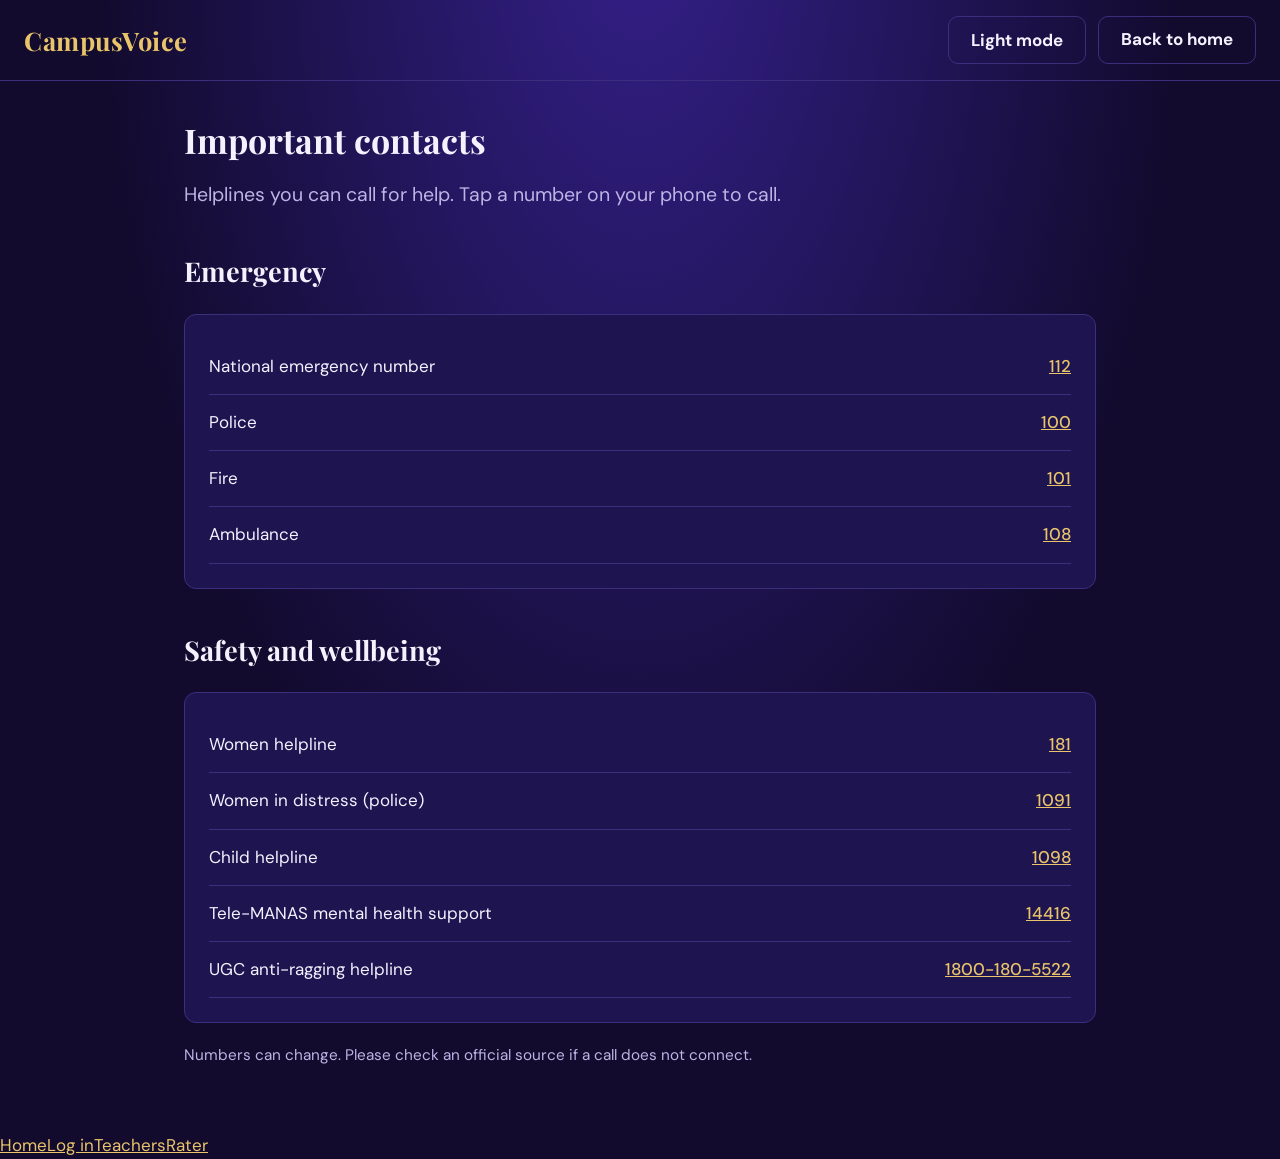
<file: CampusVoice/contacts.html>
<!DOCTYPE html>
<html lang="en">
<head>
  <meta charset="UTF-8">
  <meta name="viewport" content="width=device-width, initial-scale=1">
  <title>Important contacts | CampusVoice</title>
  <link rel="icon" href="data:image/svg+xml,%3Csvg xmlns='http://www.w3.org/2000/svg' viewBox='0 0 100 100'%3E%3Ctext y='.9em' font-size='90'%3E%F0%9F%91%91%3C/text%3E%3C/svg%3E">
  <link rel="preconnect" href="https://fonts.googleapis.com">
  <link rel="preconnect" href="https://fonts.gstatic.com" crossorigin>
  <link href="https://fonts.googleapis.com/css2?family=Playfair+Display:wght@600;700&family=DM+Sans:wght@400;500;700&display=swap" rel="stylesheet">
  <link rel="stylesheet" href="css/style.css">
  <link rel="stylesheet" href="css/app.css">
  <link rel="manifest" href="manifest.webmanifest">
  <meta name="theme-color" content="#120b2e">
  <link rel="apple-touch-icon" href="img/icon-180.png">
  <script src="js/ui.js"></script>
</head>
<body>
  <header class="site-header">
    <a class="wordmark" href="index.html">CampusVoice</a>
    <div class="header-right"><a class="btn ghost" href="index.html">Back to home</a></div>
  </header>
  <main class="dash">
    <h1 class="page-title">Important contacts</h1>
    <p class="lead">Helplines you can call for help. Tap a number on your phone to call.</p>

    <section id="college-box" hidden>
      <h2>Your college</h2>
      <div id="college-list" class="card"></div>
    </section>

    <h2>Emergency</h2>
    <div id="emergency" class="card"></div>

    <h2>Safety and wellbeing</h2>
    <div id="wellbeing" class="card"></div>

    <p class="hint">Numbers can change. Please check an official source if a call does not connect.</p>
  </main>
  <script>
    // To add your college's own numbers, fill this list in your copy of the file, for example:
    // { name: "Chief Warden", phone: "+911234567890" }
    // The "Your college" section stays hidden while the list is empty.
    const COLLEGE_CONTACTS = [];

    const EMERGENCY = [
      ["National emergency number", "112"],
      ["Police", "100"],
      ["Fire", "101"],
      ["Ambulance", "108"]
    ];
    const WELLBEING = [
      ["Women helpline", "181"],
      ["Women in distress (police)", "1091"],
      ["Child helpline", "1098"],
      ["Tele-MANAS mental health support", "14416"],
      ["UGC anti-ragging helpline", "1800-180-5522"]
    ];

    function fill(containerId, items) {
      const box = document.getElementById(containerId);
      items.forEach(([name, phone]) => {
        const row = document.createElement("div");
        row.className = "row";
        const label = document.createElement("span");
        label.textContent = name;
        const link = document.createElement("a");
        link.href = "tel:" + phone.replace(/[^0-9+]/g, "");
        link.textContent = phone;
        link.className = "score";
        row.append(label, link);
        box.append(row);
      });
    }

    fill("emergency", EMERGENCY);
    fill("wellbeing", WELLBEING);
    if (COLLEGE_CONTACTS.length) {
      document.getElementById("college-box").hidden = false;
      fill("college-list", COLLEGE_CONTACTS.map((c) => [c.name, c.phone]));
    }
  </script>
</body>
</html>
</file>
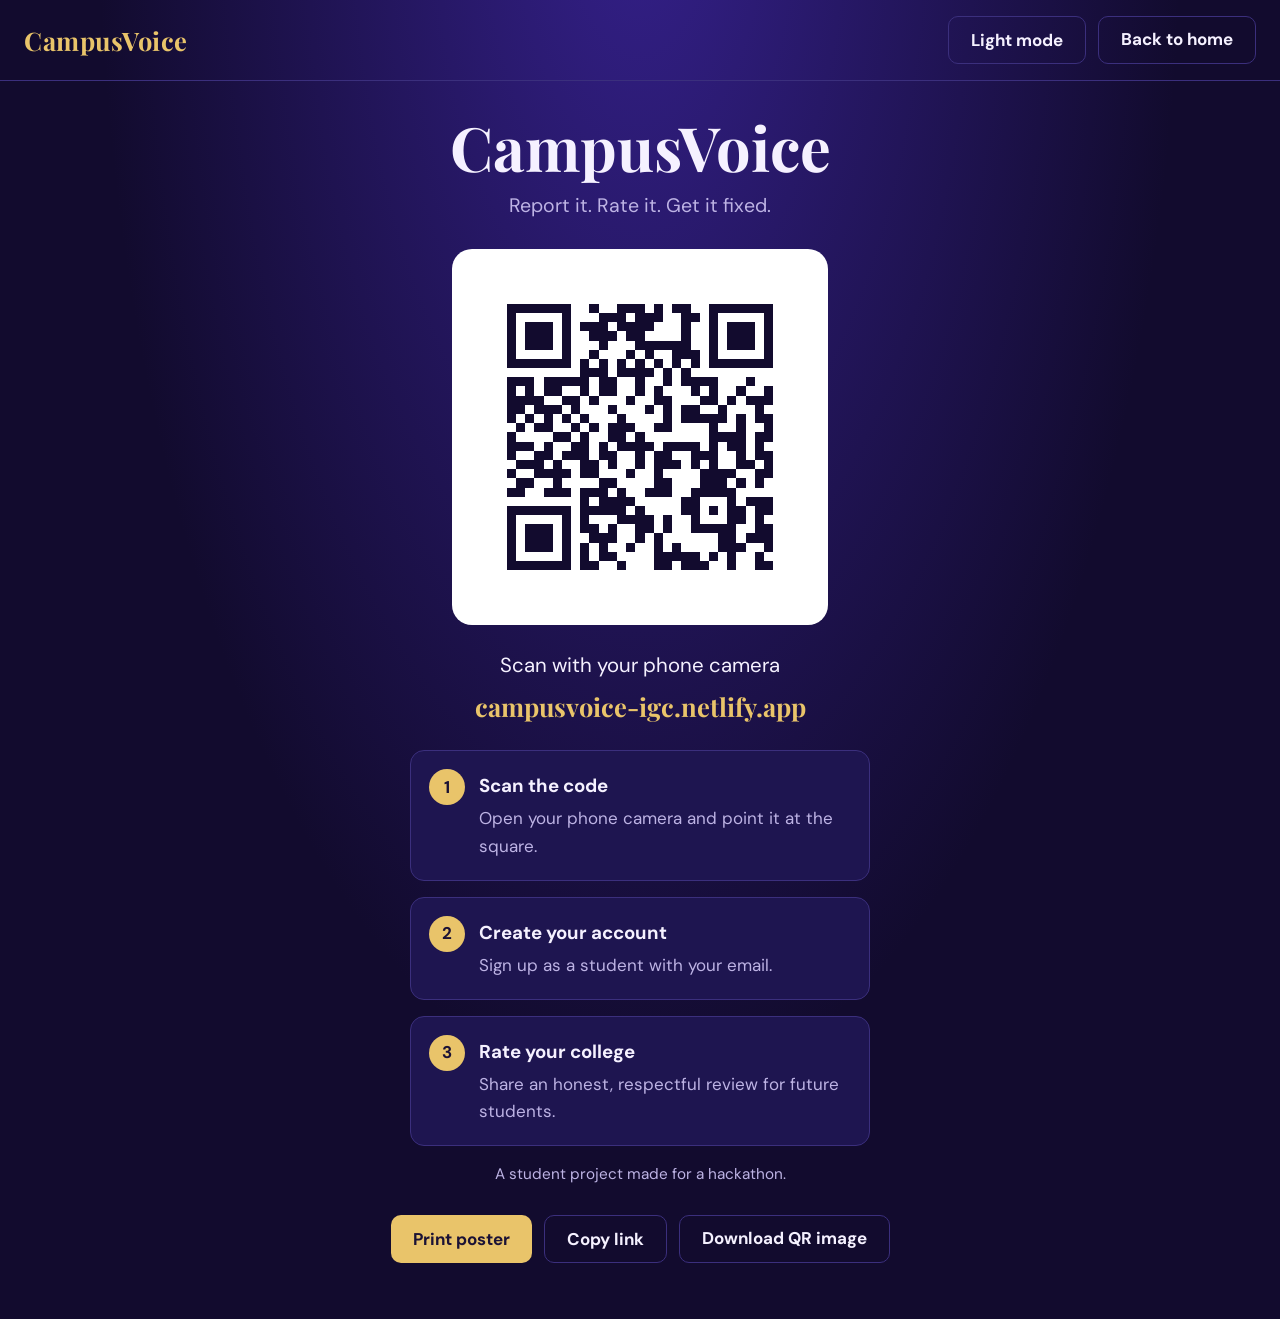
<file: CampusVoice/poster.html>
<!DOCTYPE html>
<html lang="en">
<head>
  <meta charset="UTF-8">
  <meta name="viewport" content="width=device-width, initial-scale=1">
  <title>QR Poster | CampusVoice</title>
  <link rel="icon" href="data:image/svg+xml,%3Csvg xmlns='http://www.w3.org/2000/svg' viewBox='0 0 100 100'%3E%3Ctext y='.9em' font-size='90'%3E%F0%9F%91%91%3C/text%3E%3C/svg%3E">
  <link rel="preconnect" href="https://fonts.googleapis.com">
  <link rel="preconnect" href="https://fonts.gstatic.com" crossorigin>
  <link href="https://fonts.googleapis.com/css2?family=Playfair+Display:wght@600;700&family=DM+Sans:wght@400;500;700&display=swap" rel="stylesheet">
  <link rel="stylesheet" href="css/style.css">
  <link rel="stylesheet" href="css/app.css">
  <link rel="manifest" href="manifest.webmanifest">
  <meta name="theme-color" content="#120b2e">
  <link rel="apple-touch-icon" href="img/icon-180.png">
  <script src="js/ui.js"></script>
</head>
<body>
  <header class="site-header no-print">
    <a class="wordmark" href="index.html">CampusVoice</a>
    <div class="header-right"><a class="btn ghost" href="index.html">Back to home</a></div>
  </header>

  <main class="poster">
    <h1>CampusVoice</h1>
    <p class="lead">Report it. Rate it. Get it fixed.</p>

    <div class="qr-box">
      <img src="img/campusvoice-qr.svg" alt="QR code that opens the CampusVoice website" width="340" height="340">
    </div>
    <p class="poster-sub">Scan with your phone camera</p>
    <p class="poster-url">campusvoice-igc.netlify.app</p>

    <ol class="steps">
      <li><strong>Scan the code</strong>Open your phone camera and point it at the square.</li>
      <li><strong>Create your account</strong>Sign up as a student with your email.</li>
      <li><strong>Rate your college</strong>Share an honest, respectful review for future students.</li>
    </ol>
    <p class="hint">A student project made for a hackathon.</p>

    <div class="tools no-print">
      <button id="print-btn" type="button">Print poster</button>
      <button id="copy-btn" class="ghost" type="button">Copy link</button>
      <a class="btn ghost" href="img/campusvoice-qr.png" download="CampusVoice-QR.png">Download QR image</a>
    </div>
  </main>

  <script>
    const SITE = "https://campusvoice-igc.netlify.app/";
    document.getElementById("print-btn").addEventListener("click", () => window.print());
    const copyBtn = document.getElementById("copy-btn");
    copyBtn.addEventListener("click", async () => {
      try {
        await navigator.clipboard.writeText(SITE);
        copyBtn.textContent = "Link copied!";
        setTimeout(() => { copyBtn.textContent = "Copy link"; }, 2500);
      } catch (error) {
        window.prompt("Copy this link:", SITE);
      }
    });
  </script>
</body>
</html>
</file>
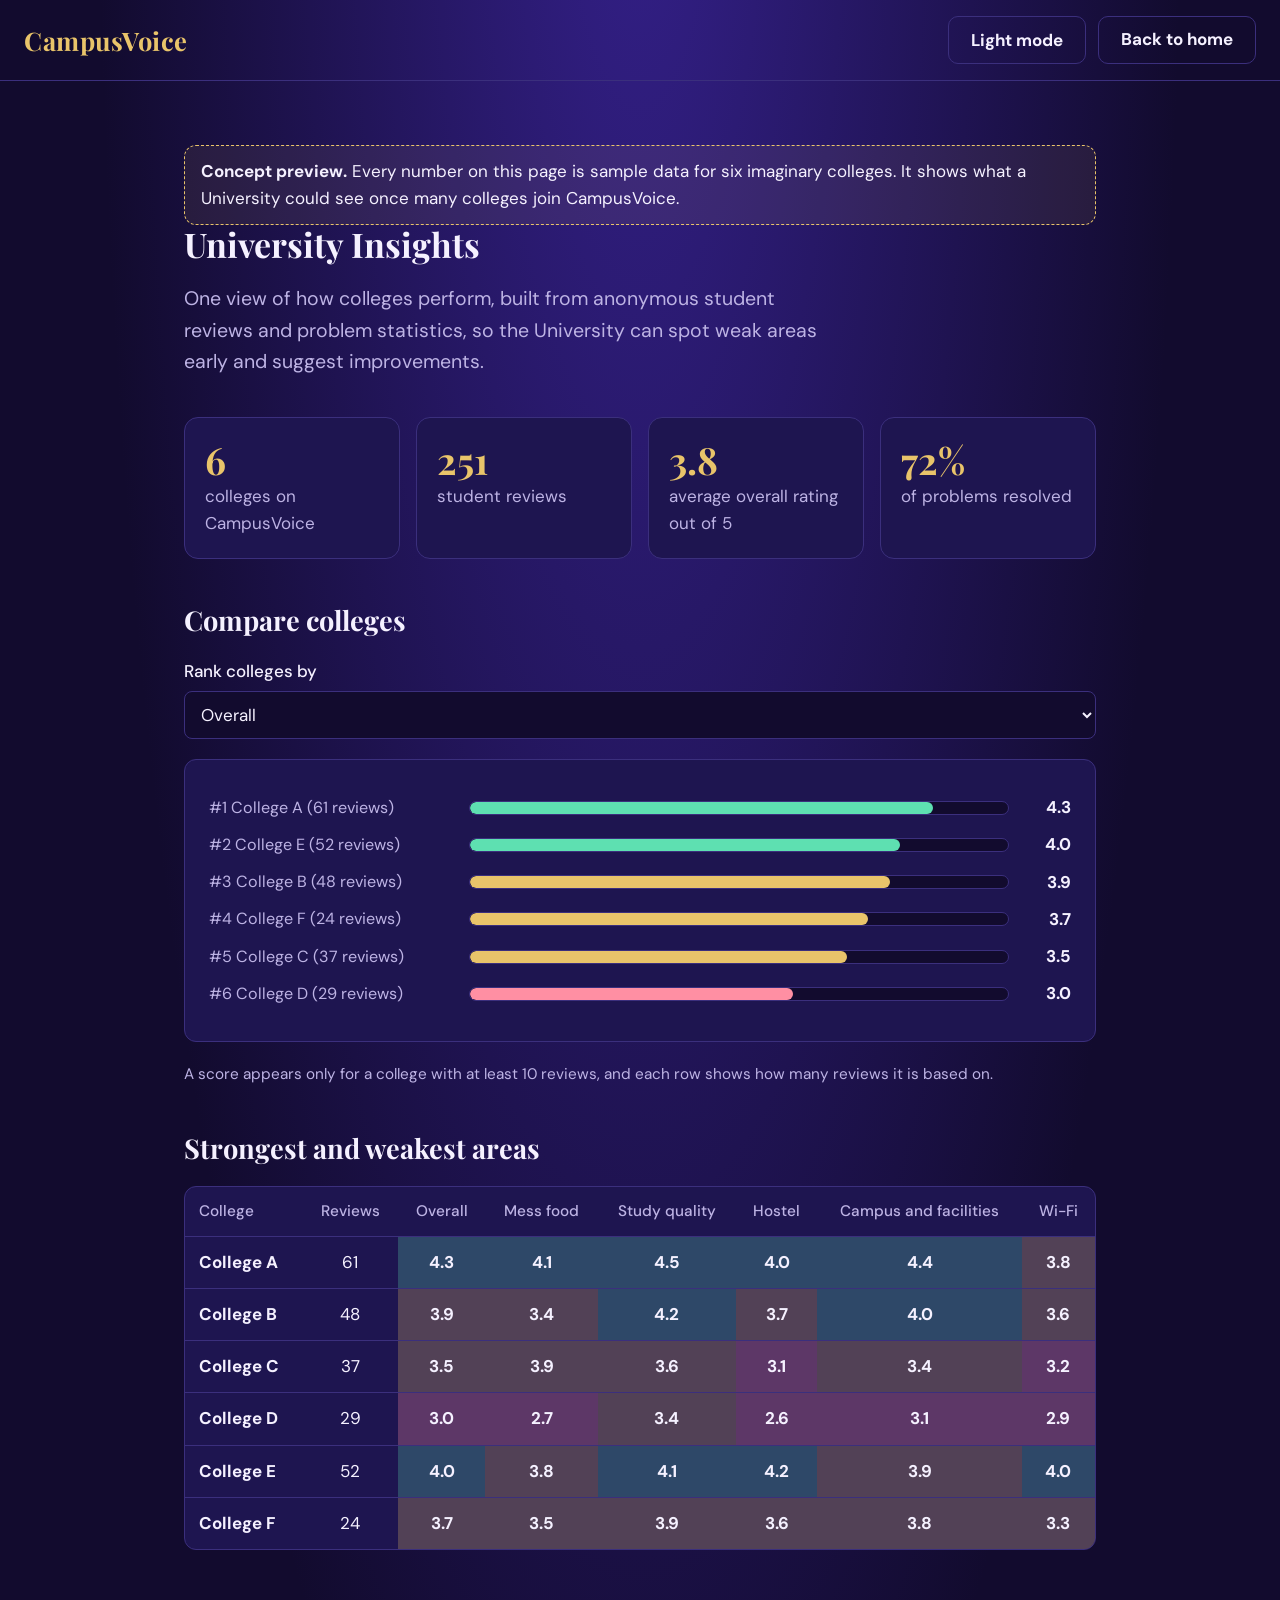
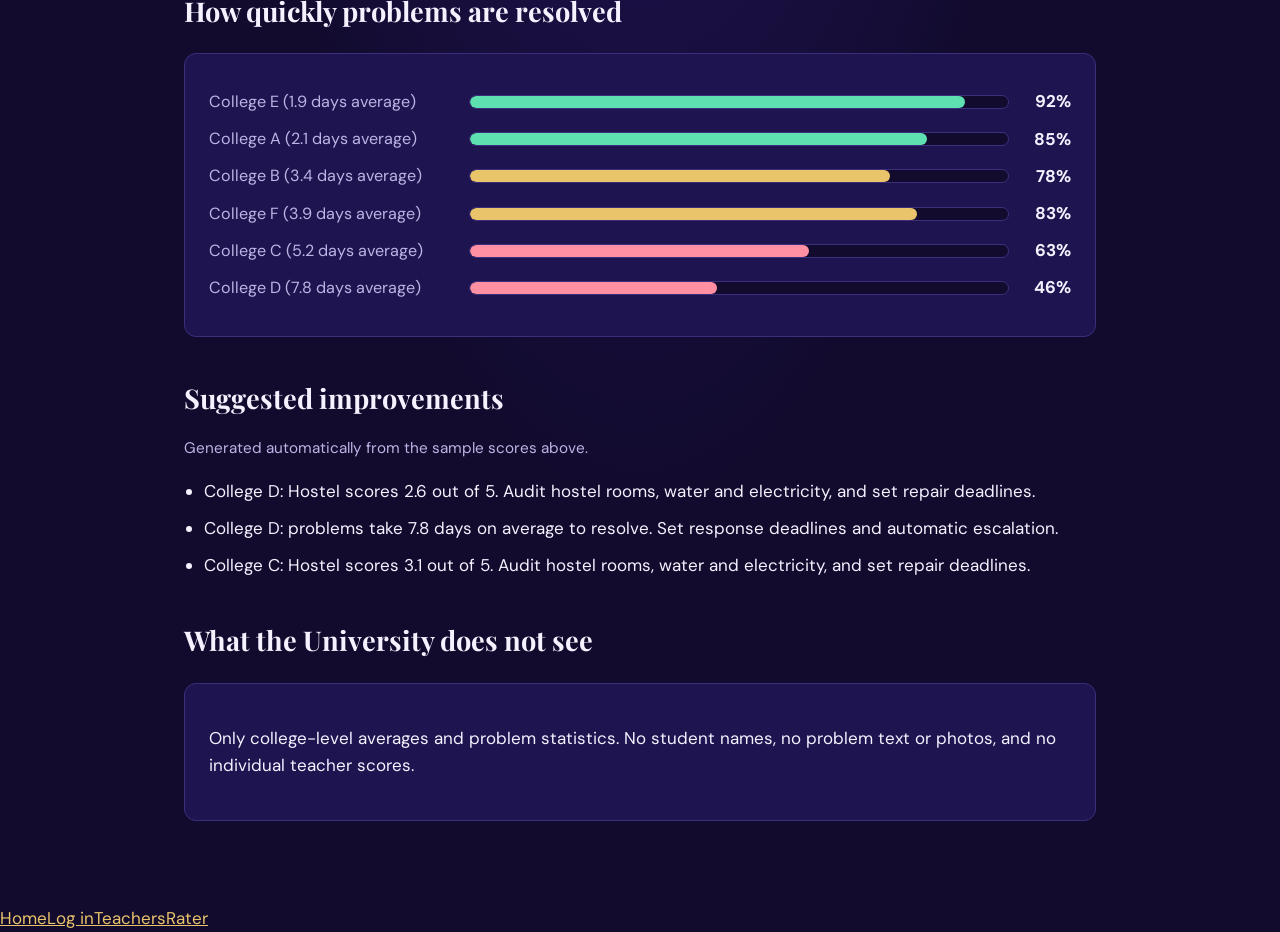
<file: CampusVoice/university.html>
<!DOCTYPE html>
<html lang="en">
<head>
  <meta charset="UTF-8">
  <meta name="viewport" content="width=device-width, initial-scale=1">
  <title>University Insights (concept) | CampusVoice</title>
  <link rel="icon" href="data:image/svg+xml,%3Csvg xmlns='http://www.w3.org/2000/svg' viewBox='0 0 100 100'%3E%3Ctext y='.9em' font-size='90'%3E%F0%9F%91%91%3C/text%3E%3C/svg%3E">
  <link rel="preconnect" href="https://fonts.googleapis.com">
  <link rel="preconnect" href="https://fonts.gstatic.com" crossorigin>
  <link href="https://fonts.googleapis.com/css2?family=Playfair+Display:wght@600;700&family=DM+Sans:wght@400;500;700&display=swap" rel="stylesheet">
  <link rel="stylesheet" href="css/style.css">
  <link rel="stylesheet" href="css/app.css">
  <link rel="manifest" href="manifest.webmanifest">
  <meta name="theme-color" content="#120b2e">
  <link rel="apple-touch-icon" href="img/icon-180.png">
  <script src="js/ui.js"></script>
</head>
<body>
  <header class="site-header">
    <a class="wordmark" href="index.html">CampusVoice</a>
    <div class="header-right"><a class="btn ghost" href="index.html">Back to home</a></div>
  </header>

  <main class="dash">
    <p class="notice" role="note"><strong>Concept preview.</strong> Every number on this page is sample data for six imaginary colleges. It shows what a University could see once many colleges join CampusVoice.</p>
    <h1 class="page-title">University Insights</h1>
    <p class="lead">One view of how colleges perform, built from anonymous student reviews and problem statistics, so the University can spot weak areas early and suggest improvements.</p>

    <div id="kpis" class="stats"></div>

    <h2>Compare colleges</h2>
    <label for="metric">Rank colleges by</label>
    <select id="metric"></select>
    <div id="ranking" class="card rank"></div>
    <p class="hint">A score appears only for a college with at least 10 reviews, and each row shows how many reviews it is based on.</p>

    <h2>Strongest and weakest areas</h2>
    <div class="table-wrap">
      <table id="heat"></table>
    </div>

    <h2>How quickly problems are resolved</h2>
    <div id="complaints" class="card rank"></div>

    <h2>Suggested improvements</h2>
    <p class="hint">Generated automatically from the sample scores above.</p>
    <ul id="suggestions" class="suggest"></ul>

    <h2>What the University does not see</h2>
    <section class="card">
      <p>Only college-level averages and problem statistics. No student names, no problem text or photos, and no individual teacher scores.</p>
    </section>
  </main>

  <script>
    const METRICS = [
      ["overall", "Overall"], ["mess", "Mess food"], ["study", "Study quality"],
      ["hostel", "Hostel"], ["campus", "Campus and facilities"], ["wifi", "Wi-Fi"]
    ];
    const COLLEGES = [
      { name: "College A", reviews: 61, scores: { overall: 4.3, mess: 4.1, study: 4.5, hostel: 4.0, campus: 4.4, wifi: 3.8 }, total: 142, resolved: 121, days: 2.1 },
      { name: "College B", reviews: 48, scores: { overall: 3.9, mess: 3.4, study: 4.2, hostel: 3.7, campus: 4.0, wifi: 3.6 }, total: 118, resolved: 92, days: 3.4 },
      { name: "College C", reviews: 37, scores: { overall: 3.5, mess: 3.9, study: 3.6, hostel: 3.1, campus: 3.4, wifi: 3.2 }, total: 95, resolved: 60, days: 5.2 },
      { name: "College D", reviews: 29, scores: { overall: 3.0, mess: 2.7, study: 3.4, hostel: 2.6, campus: 3.1, wifi: 2.9 }, total: 160, resolved: 74, days: 7.8 },
      { name: "College E", reviews: 52, scores: { overall: 4.0, mess: 3.8, study: 4.1, hostel: 4.2, campus: 3.9, wifi: 4.0 }, total: 87, resolved: 80, days: 1.9 },
      { name: "College F", reviews: 24, scores: { overall: 3.7, mess: 3.5, study: 3.9, hostel: 3.6, campus: 3.8, wifi: 3.3 }, total: 70, resolved: 58, days: 3.9 }
    ];
    const FIX = {
      mess: "Review mess hygiene, menu and food quality with a student committee.",
      study: "Support faculty with training and extra doubt-clearing sessions.",
      hostel: "Audit hostel rooms, water and electricity, and set repair deadlines.",
      campus: "Improve campus facilities, cleanliness and safety.",
      wifi: "Upgrade Wi-Fi coverage and bandwidth."
    };

    function el(tag, className, text) {
      const node = document.createElement(tag);
      if (className) node.className = className;
      if (text !== undefined) node.textContent = text;
      return node;
    }

    function barRow(label, valueText, percent, color) {
      const row = el("div", "bar-row");
      const track = el("span", "bar-track");
      track.setAttribute("aria-hidden", "true");
      const fill = el("span", "bar-fill");
      fill.style.width = percent + "%";
      fill.style.background = color;
      track.append(fill);
      row.append(el("span", "bar-label", label), track, el("span", "bar-value", valueText));
      return row;
    }

    function renderKpis() {
      const reviews = COLLEGES.reduce((s, c) => s + c.reviews, 0);
      const avg = COLLEGES.reduce((s, c) => s + c.scores.overall * c.reviews, 0) / reviews;
      const total = COLLEGES.reduce((s, c) => s + c.total, 0);
      const resolved = COLLEGES.reduce((s, c) => s + c.resolved, 0);
      const items = [
        [COLLEGES.length, "colleges on CampusVoice"],
        [reviews, "student reviews"],
        [avg.toFixed(1), "average overall rating out of 5"],
        [Math.round((resolved / total) * 100) + "%", "of problems resolved"]
      ];
      const box = document.getElementById("kpis");
      items.forEach(([value, label]) => {
        const stat = el("div", "stat");
        stat.append(el("strong", "", String(value)), el("span", "", label));
        box.append(stat);
      });
    }

    function renderRanking() {
      const key = document.getElementById("metric").value;
      const box = document.getElementById("ranking");
      box.textContent = "";
      COLLEGES.slice().sort((a, b) => b.scores[key] - a.scores[key]).forEach((c, i) => {
        const v = c.scores[key];
        const color = v >= 4 ? "var(--ok)" : v >= 3.3 ? "var(--accent)" : "var(--bad)";
        box.append(barRow("#" + (i + 1) + " " + c.name + " (" + c.reviews + " reviews)", v.toFixed(1), (v / 5) * 100, color));
      });
    }

    function heatClass(v) {
      return v >= 4 ? "heat-high" : v >= 3.3 ? "heat-mid" : "heat-low";
    }

    function renderHeat() {
      const table = document.getElementById("heat");
      const head = el("tr");
      ["College", "Reviews"].concat(METRICS.map((m) => m[1])).forEach((t) => head.append(el("th", "", t)));
      table.append(head);
      COLLEGES.forEach((c) => {
        const row = el("tr");
        row.append(el("th", "", c.name), el("td", "", String(c.reviews)));
        METRICS.forEach(([key]) => row.append(el("td", heatClass(c.scores[key]), c.scores[key].toFixed(1))));
        table.append(row);
      });
    }

    function renderComplaints() {
      const box = document.getElementById("complaints");
      COLLEGES.slice().sort((a, b) => a.days - b.days).forEach((c) => {
        const pct = Math.round((c.resolved / c.total) * 100);
        const color = pct >= 85 ? "var(--ok)" : pct >= 65 ? "var(--accent)" : "var(--bad)";
        box.append(barRow(c.name + " (" + c.days + " days average)", pct + "%", pct, color));
      });
    }

    function renderSuggestions() {
      const items = [];
      COLLEGES.forEach((c) => {
        const weakest = METRICS.filter((m) => m[0] !== "overall")
          .map(([key, label]) => ({ key, label, value: c.scores[key] }))
          .sort((a, b) => a.value - b.value)[0];
        if (weakest.value < 3.3) {
          items.push({ rank: weakest.value, text: c.name + ": " + weakest.label + " scores " + weakest.value.toFixed(1) + " out of 5. " + FIX[weakest.key] });
        }
        if (c.days > 6) {
          items.push({ rank: 3, text: c.name + ": problems take " + c.days + " days on average to resolve. Set response deadlines and automatic escalation." });
        }
      });
      const list = document.getElementById("suggestions");
      items.sort((a, b) => a.rank - b.rank).slice(0, 5).forEach((item) => list.append(el("li", "", item.text)));
    }

    const select = document.getElementById("metric");
    METRICS.forEach(([key, label]) => {
      const option = el("option", "", label);
      option.value = key;
      select.append(option);
    });
    select.addEventListener("change", renderRanking);
    renderKpis();
    renderRanking();
    renderHeat();
    renderComplaints();
    renderSuggestions();
  </script>
</body>
</html>
</file>
<file: CampusVoice/css/style.css>
* { box-sizing: border-box; }

:root {
  --bg: #120b2e;
  --surface: #1e1550;
  --border: #3b2f7d;
  --text: #f5f1ff;
  --muted: #bdb3e4;
  --accent: #e9c46a;
  --accent-text: #1b1235;
  --ok: #5ee0b1;
  --bad: #ff8fa3;
  --font-head: "Playfair Display", Georgia, "Times New Roman", serif;
  --font-body: "DM Sans", "Segoe UI", Arial, sans-serif;
}

html { font-size: 106.25%; }

body {
  margin: 0;
  min-height: 100vh;
  background-color: var(--bg);
  background-image: radial-gradient(ellipse at 50% -10%, #34208a 0%, rgba(18, 11, 46, 0) 60%);
  background-repeat: no-repeat;
  color: var(--text);
  font-family: var(--font-body);
  line-height: 1.6;
}

.site-header {
  padding: 16px 24px;
  border-bottom: 1px solid var(--border);
}

.wordmark {
  font-family: var(--font-head);
  font-weight: 700;
  font-size: 1.5rem;
  letter-spacing: 0.02em;
  color: var(--accent);
}

main {
  max-width: 960px;
  margin: 0 auto;
  padding: 0 24px 64px;
}

h1, h2, h3 { font-family: var(--font-head); }

h1 {
  font-size: clamp(2.1rem, 7vw, 3.6rem);
  line-height: 1.12;
  margin: 0 0 16px;
}

h2 { font-size: 1.6rem; margin: 40px 0 16px; }

button {
  font-family: var(--font-body);
  font-weight: 700;
  font-size: 1rem;
  background: var(--accent);
  color: var(--accent-text);
  border: 0;
  border-radius: 10px;
  min-height: 48px;
  padding: 0 22px;
  cursor: pointer;
}

button:hover { filter: brightness(1.08); }
button:disabled { opacity: 0.6; cursor: wait; }

button:focus-visible, a:focus-visible {
  outline: 3px solid var(--text);
  outline-offset: 3px;
}

/* ---------- light theme (switched by js/ui.js) ---------- */
[data-theme="light"] {
  --bg: #f6f3ff;
  --surface: #ffffff;
  --border: #d9d0f3;
  --text: #1b1235;
  --muted: #5b5180;
  --accent: #5b2fc9;
  --accent-text: #ffffff;
  --ok: #0d7a55;
  --bad: #b3263f;
}

[data-theme="light"] body {
  background-image: radial-gradient(ellipse at 50% -10%, #e4d9ff 0%, rgba(246, 243, 255, 0) 60%);
}
</file>
<file: CampusVoice/css/app.css>
[hidden] { display: none !important; }
.site-header { display: flex; justify-content: space-between; align-items: center; }
.wordmark { text-decoration: none; }
.header-right { display: flex; gap: 12px; align-items: center; }
.narrow { max-width: 480px; margin: 0 auto; padding: 40px 24px 64px; }
.page-title { font-family: var(--font-head); font-size: 2rem; margin: 0 0 20px; }
.card { background: var(--surface); border: 1px solid var(--border); border-radius: 12px; padding: 24px; }
label { display: block; font-weight: 500; margin: 16px 0 6px; }
input, select { width: 100%; padding: 10px 12px; font: inherit; color: var(--text); background: var(--bg); border: 1px solid var(--border); border-radius: 8px; }
input:focus-visible, select:focus-visible { outline: 3px solid var(--accent); outline-offset: 1px; }
fieldset { border: 0; padding: 0; margin: 0; min-width: 0; }
.choice { display: flex; gap: 20px; margin-bottom: 4px; }
.choice label { display: flex; align-items: center; gap: 8px; margin: 0; font-weight: 400; }
.choice input { width: auto; }
.hint { color: var(--muted); font-size: 0.9rem; margin: 4px 0 0; }
.message { min-height: 1.4em; margin: 16px 0 0; color: var(--bad); font-weight: 500; }
.message.ok { color: var(--ok); }
.full { width: 100%; margin-top: 20px; }
.alt { margin-top: 20px; color: var(--muted); }
.alt a { color: var(--accent); }
.btn { display: inline-block; text-decoration: none; background: var(--accent); color: var(--accent-text); font-weight: 500; border-radius: 8px; padding: 10px 20px; margin-right: 12px; }
.btn.ghost { background: transparent; color: var(--text); border: 1px solid var(--border); }
.ghost { background: transparent; color: var(--text); border: 1px solid var(--border); }
.dash { padding-top: 40px; }
.row { display: flex; justify-content: space-between; gap: 12px; align-items: center; padding: 14px 0; border-bottom: 1px solid var(--border); }
.badge { display: inline-block; padding: 2px 10px; border: 1px solid var(--accent); color: var(--accent); border-radius: 999px; font-size: 0.85rem; text-transform: capitalize; }
.fatal { padding: 40px 24px; }
.fatal a { color: var(--accent); }
textarea { width: 100%; padding: 10px 12px; font: inherit; color: var(--text); background: var(--bg); border: 1px solid var(--border); border-radius: 8px; resize: vertical; }
textarea:focus-visible { outline: 3px solid var(--accent); outline-offset: 1px; }
.stack { display: flex; flex-direction: column; gap: 10px; }
.check { display: flex; align-items: center; gap: 10px; margin: 0; font-weight: 400; }
.check input { width: auto; }
.complaint { border-bottom: 1px solid var(--border); padding: 18px 0; }
.complaint p { margin: 8px 0; }
.complaint-head { display: flex; justify-content: space-between; gap: 12px; align-items: center; }
.pill { padding: 2px 10px; border-radius: 999px; font-size: 0.85rem; border: 1px solid var(--border); white-space: nowrap; }
.pill-reported { color: var(--bad); border-color: var(--bad); }
.pill-in_progress { color: var(--accent); border-color: var(--accent); }
.pill-resolved { color: var(--ok); border-color: var(--ok); }
.remark { color: var(--accent); }
.controls { display: grid; gap: 8px; margin-top: 12px; max-width: 420px; }
a { color: var(--accent); }
.btn, .btn:hover { color: var(--accent-text); }
.btn.ghost, .btn.ghost:hover { color: var(--text); }
.star-row { display: flex; justify-content: space-between; align-items: center; gap: 12px; padding: 8px 0; }
.stars-input { white-space: nowrap; }
.star-btn { background: transparent; color: var(--border); border: 0; font-size: 1.7rem; padding: 0 3px; line-height: 1; }
.star-btn.on { color: var(--accent); }
.star-btn:hover { filter: none; color: var(--accent); }
.score { color: var(--accent); font-weight: 500; white-space: nowrap; }
.card { margin: 20px 0; }
input[type="file"] { padding: 8px; }
input[type="search"] { flex: 1 1 220px; }
.filters { display: flex; flex-wrap: wrap; gap: 10px; margin: 12px 0; }
.filters select { width: auto; flex: 0 1 auto; }
.photos { display: flex; flex-wrap: wrap; gap: 12px; margin: 10px 0; }
.preview { display: inline-flex; flex-direction: column; gap: 6px; align-items: flex-start; }
.thumb { width: 130px; height: 98px; object-fit: cover; border-radius: 8px; border: 1px solid var(--border); cursor: zoom-in; }
.thumb.big { width: 100%; max-width: 560px; height: auto; cursor: zoom-out; }
.row-actions { display: flex; gap: 10px; align-items: center; margin-top: 10px; }
.row-actions .btn { margin-right: 0; }
.toasts { position: fixed; right: 16px; bottom: 16px; display: flex; flex-direction: column; gap: 10px; z-index: 50; max-width: min(360px, calc(100vw - 32px)); }
.toast { background: var(--surface); border: 1px solid var(--accent); border-left-width: 5px; color: var(--text); padding: 12px 14px; border-radius: 10px; box-shadow: 0 6px 24px rgba(0, 0, 0, 0.4); }

/* ---------- royal theme: home page ---------- */
.hero { padding: 72px 0 32px; }
.hero h1 { max-width: 14em; }
.lead { color: var(--muted); font-size: 1.15rem; max-width: 34em; margin: 0 0 26px; }
.cta { display: flex; flex-wrap: wrap; gap: 12px; margin: 0; }
.stats { display: grid; grid-template-columns: repeat(auto-fit, minmax(210px, 1fr)); gap: 16px; margin: 40px 0 8px; }
.stat { background: var(--surface); border: 1px solid var(--border); border-radius: 14px; padding: 20px; }
.stat strong { display: block; font-family: var(--font-head); font-size: 2.2rem; line-height: 1.2; color: var(--accent); }
.stat span { color: var(--muted); }
.steps { display: grid; gap: 16px; grid-template-columns: repeat(auto-fit, minmax(250px, 1fr)); margin: 0 0 24px; padding: 0; list-style: none; counter-reset: step; }
.steps li { position: relative; padding: 20px 20px 20px 68px; border: 1px solid var(--border); border-radius: 14px; background: var(--surface); color: var(--muted); }
.steps li::before { counter-increment: step; content: counter(step); position: absolute; left: 18px; top: 18px; width: 36px; height: 36px; border-radius: 50%; background: var(--accent); color: var(--accent-text); display: grid; place-items: center; font-weight: 700; }
.steps strong { display: block; color: var(--text); font-size: 1.1rem; margin-bottom: 4px; }
.features { display: grid; gap: 16px; grid-template-columns: repeat(auto-fit, minmax(260px, 1fr)); margin-bottom: 32px; }
.feature { border-top: 3px solid var(--accent); background: var(--surface); padding: 20px; border-radius: 0 0 14px 14px; }
.feature h3 { margin: 0 0 6px; font-size: 1.35rem; }
.feature p { margin: 0 0 12px; color: var(--muted); }
.feature a { font-weight: 700; }
.site-footer { text-align: center; color: var(--muted); padding: 24px; border-top: 1px solid var(--border); font-size: 0.95rem; }

/* ---------- bigger touch targets (phones) ---------- */
input, select, textarea { font-size: 1rem; min-height: 48px; }
textarea { min-height: 96px; }
.btn { display: inline-flex; align-items: center; justify-content: center; min-height: 48px; padding: 0 22px; margin-right: 0; border-radius: 10px; font-weight: 700; }
.header-right { flex-wrap: wrap; }
.check input, .choice input { width: 22px; height: 22px; }
.star-btn { font-size: 2.1rem; padding: 4px 5px; min-width: 44px; min-height: 44px; }
.row { min-height: 56px; }
.ghost { min-height: 48px; }

@media (max-width: 640px) {
  .site-header { padding: 12px 16px; flex-wrap: wrap; gap: 10px; }
  main, .dash { padding-left: 16px; padding-right: 16px; }
  .narrow { padding: 24px 16px 48px; }
  .hero { padding: 40px 0 20px; }
  .card { padding: 18px; }
  .row { flex-wrap: wrap; }
  .star-row { flex-direction: column; align-items: flex-start; gap: 4px; }
  .filters select, .filters input { width: 100%; flex: 1 1 100%; }
  .complaint-head { flex-wrap: wrap; }
  .controls { max-width: none; }
  .row-actions { flex-wrap: wrap; }
  .toasts { left: 16px; right: 16px; max-width: none; }
  .cta .btn { flex: 1 1 100%; }
}

/* ---------- admin analytics ---------- */
.charts { display: grid; grid-template-columns: repeat(auto-fit, minmax(300px, 1fr)); gap: 16px; margin: 16px 0 0; }
.charts .card { margin: 0; }
.charts h3 { margin: 0 0 12px; font-size: 1.2rem; }
.bar-row { display: grid; grid-template-columns: 170px 1fr 36px; align-items: center; gap: 10px; margin: 10px 0; }
.bar-label { color: var(--muted); font-size: 0.95rem; }
.bar-track { display: block; height: 14px; background: var(--bg); border: 1px solid var(--border); border-radius: 8px; overflow: hidden; }
.bar-fill { display: block; height: 100%; border-radius: 8px; }
.bar-value { text-align: right; font-weight: 700; }
@media (max-width: 640px) {
  .bar-row { grid-template-columns: 1fr 40px; row-gap: 4px; }
  .bar-label { grid-column: 1 / -1; }
  .charts { grid-template-columns: 1fr; }
}

/* ---------- university concept page ---------- */
.notice { border: 1px dashed var(--accent); border-radius: 12px; padding: 12px 16px; margin: 24px 0 0; background: rgba(233, 196, 106, 0.08); }
.rank .bar-row { grid-template-columns: 250px 1fr 52px; }
.table-wrap { overflow-x: auto; border: 1px solid var(--border); border-radius: 12px; background: var(--surface); }
table { width: 100%; border-collapse: collapse; min-width: 640px; }
th, td { padding: 12px 14px; text-align: center; border-bottom: 1px solid var(--border); }
th:first-child, td:first-child { text-align: left; }
tr:last-child th, tr:last-child td { border-bottom: 0; }
table tr:first-child th { color: var(--muted); font-weight: 500; font-size: 0.9rem; }
td.heat-low { background: rgba(255, 143, 163, 0.28); font-weight: 700; }
td.heat-mid { background: rgba(233, 196, 106, 0.25); font-weight: 700; }
td.heat-high { background: rgba(94, 224, 177, 0.25); font-weight: 700; }
.suggest { padding-left: 20px; }
.suggest li { margin: 10px 0; }
@media (max-width: 640px) {
  .rank .bar-row { grid-template-columns: 1fr 52px; }
}

/* ---------- QR poster, share, show password ---------- */
.show-pw { margin-top: 12px; }
.forgot { width: 100%; margin-top: 14px; }
.poster { max-width: 640px; margin: 0 auto; padding: 32px 24px 56px; text-align: center; }
.poster h1 { margin-bottom: 8px; }
.poster .lead { margin: 0 auto 8px; }
.qr-box { display: inline-block; background: #ffffff; padding: 18px; border-radius: 20px; margin: 20px 0 12px; }
.qr-box img { display: block; width: min(78vw, 340px); height: auto; }
.poster-sub { font-size: 1.2rem; margin: 4px 0; }
.poster-url { font-family: var(--font-head); font-size: 1.5rem; font-weight: 700; color: var(--accent); word-break: break-all; margin: 4px 0 24px; }
.poster .steps { text-align: left; grid-template-columns: 1fr; margin: 0 auto 16px; max-width: 460px; }
.tools { display: flex; flex-wrap: wrap; gap: 12px; justify-content: center; margin-top: 28px; }
@media print {
  .no-print { display: none !important; }
  body { background: #ffffff !important; color: #000000; }
  .poster h1, .poster .lead, .poster-sub, .poster-url, .steps strong { color: #000000; }
  .steps li { background: #ffffff; border-color: #888888; color: #222222; }
  .steps li::before { background: #000000; color: #ffffff; }
  .qr-box { border: 2px solid #000000; }
}
</file>
